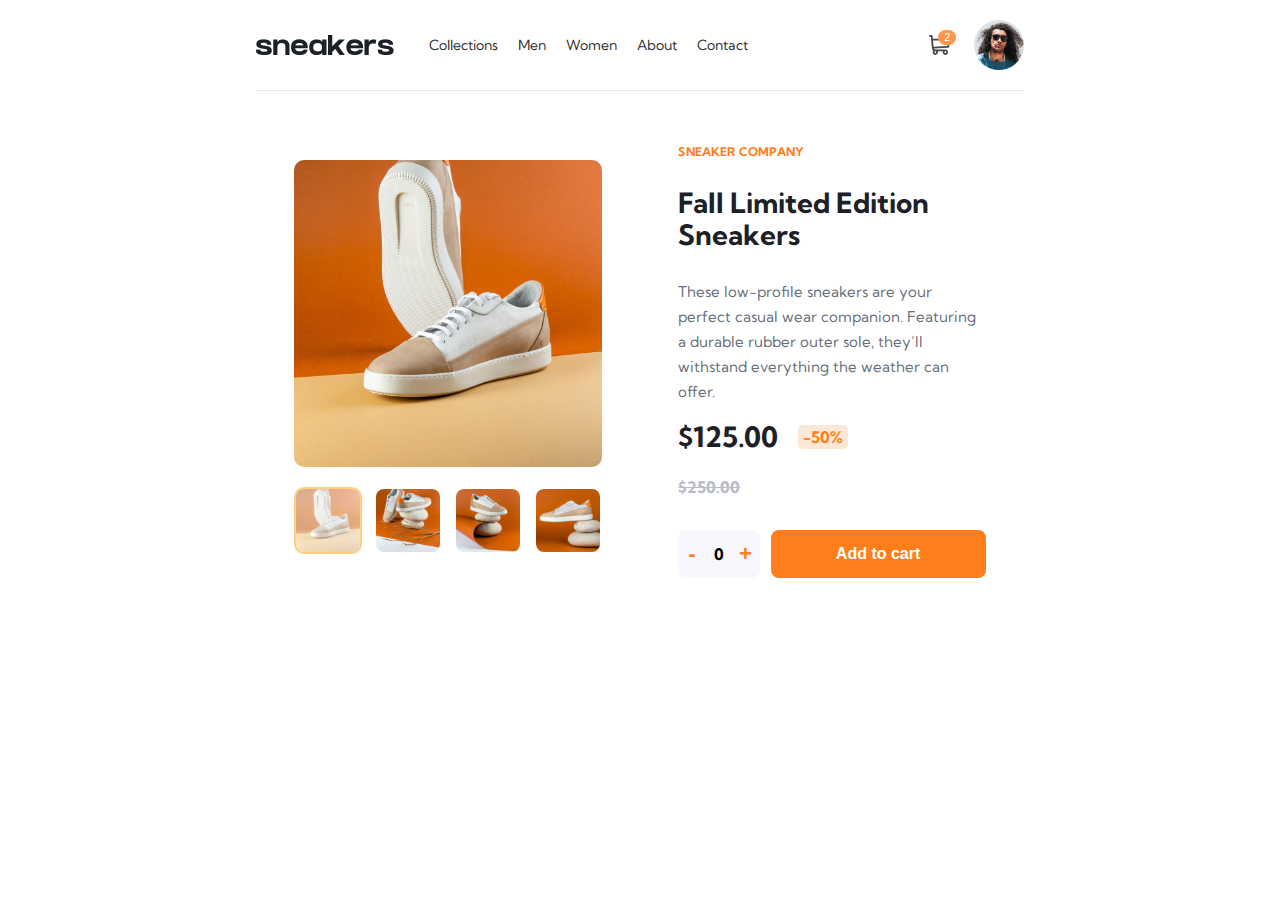
<file: index.html>
<html lang="en">
  <head>
    <meta charset="UTF-8" />
    <meta name="viewport" content="width=device-width, initial-scale=1.0" />
    <link rel="stylesheet" href="./style.css" />
    <link rel="preconnect" href="https://fonts.googleapis.com" />
    <link rel="preconnect" href="https://fonts.gstatic.com" crossorigin />
    <link
      href="https://fonts.googleapis.com/css2?family=Kumbh+Sans:wght@400;700&display=swap"
      rel="stylesheet"
    />
    <title>Ecommerce product page</title>
  </head>
  <body>
    <header>
      <div class="container header-container">
        <div
          class="icon-button hamburger-menu-button"
          id="hamburger-menu-button"
        >
          <img src="./assets/icons/hamburger-menu.svg" alt="menu" />
        </div>
        <img src="./assets/images/logo.png" alt="sneakers" class="logo" />
        <nav>
          <ul class="nav-list" id="nav-list">
            <li class="nav-item close-mobile-menu-button-container">
              <button class="icon-button" id="close-mobile-menu-button">
                &times;
              </button>
            </li>
            <li class="nav-item">
              <a href="#" class="nav-link">Collections</a>
            </li>
            <li class="nav-item">
              <a href="#" class="nav-link">Men</a>
            </li>
            <li class="nav-item">
              <a href="#" class="nav-link">Women</a>
            </li>
            <li class="nav-item">
              <a href="#" class="nav-link">About</a>
            </li>
            <li class="nav-item">
              <a href="#" class="nav-link">Contact</a>
            </li>
          </ul>
        </nav>
        <button class="icon-button shoping-cart-button button-with-badge">
          <img src="./assets/icons/shoping-cart.svg" alt="shoping cart" />
          <span class="button-badge" data-value="2" id="output-badge">2</span>
        </button>
        <img src="./assets/images/avatar.png" class="avatar" alt="John Doe" />
      </div>
    </header>
    <main>
      <div class="container product-container">
        <section class="product-preview product-container-column">
          <button class="image-button image-button-prev" id="image-button-prev">
            <img src="./assets/icons/chevron-left.png" alt="left" />
          </button>
          <button class="image-button image-button-next" id="image-button-next">
            <img src="./assets/icons/chevron-right.png" alt="right" />
          </button>
          <img
            src="./assets/images/image-product-1.jpg"
            class="product-image"
            id="product-image"
          />
          <div class="thumbnails-container" id="thumbnails-container">
            <img
              src="./assets/images/image-product-1-thumbnail.jpg"
              class="thumbnail thumbnail-active"
              id="1"
            />
            <img
              src="./assets/images/image-product-2-thumbnail.jpg"
              class="thumbnail"
              id="2"
            />
            <img
              src="./assets/images/image-product-3-thumbnail.jpg"
              class="thumbnail"
              id="3"
            />
            <img
              src="./assets/images/image-product-4-thumbnail.jpg"
              class="thumbnail"
              id="4"
            />
          </div>
        </section>

        <section class="product-details product-container-column">
          <h1 class="company-name">SNEAKER COMPANY</h1>
          <p class="product-name">
            Fall Limited Edition <br />
            Sneakers
          </p>
          <p class="product-description">
            These low-profile sneakers are your perfect casual wear companion.
            Featuring a durable rubber outer sole, they’ll withstand everything
            the weather can offer.
          </p>
          <div class="price-container">
            <span class="price">$125.00</span>
            <span class="badge">-50%</span>
            <span class="initial-price">$250.00</span>
          </div>
          <div class="add-to-cart-form">
            <div class="counter" id="counter">
              <button id="decrement">-</button>
              <span class="output" id="counter-output">0</span>
              <button id="increment">+</button>
            </div>
            <button class="button add-to-cart-button" id="add-to-cart">
              Add to cart
            </button>
          </div>
        </section>
      </div>
      <div class="lightbox-container" id="lightbox-container">
        <button class="icon-button" id="close-lightbox-button">&times;</button>
        <img
          src="./assets/images/image-product-1.jpg"
          class="lightbox"
          alt=""
        />
        <div class="thumbnails-container">
          <img
            src="./assets/images/image-product-1-thumbnail.jpg"
            class="thumbnail thumbnail-active"
          />
          <img
            src="./assets/images/image-product-2-thumbnail.jpg"
            class="thumbnail"
          />
          <img
            src="./assets/images/image-product-3-thumbnail.jpg"
            class="thumbnail"
          />
          <img
            src="./assets/images/image-product-4-thumbnail.jpg"
            class="thumbnail"
          />
        </div>
      </div>
    </main>

    <div id="backdrop" class="backdrop"></div>
    <script src="./script.js"></script>
  </body>
</html>
</file>
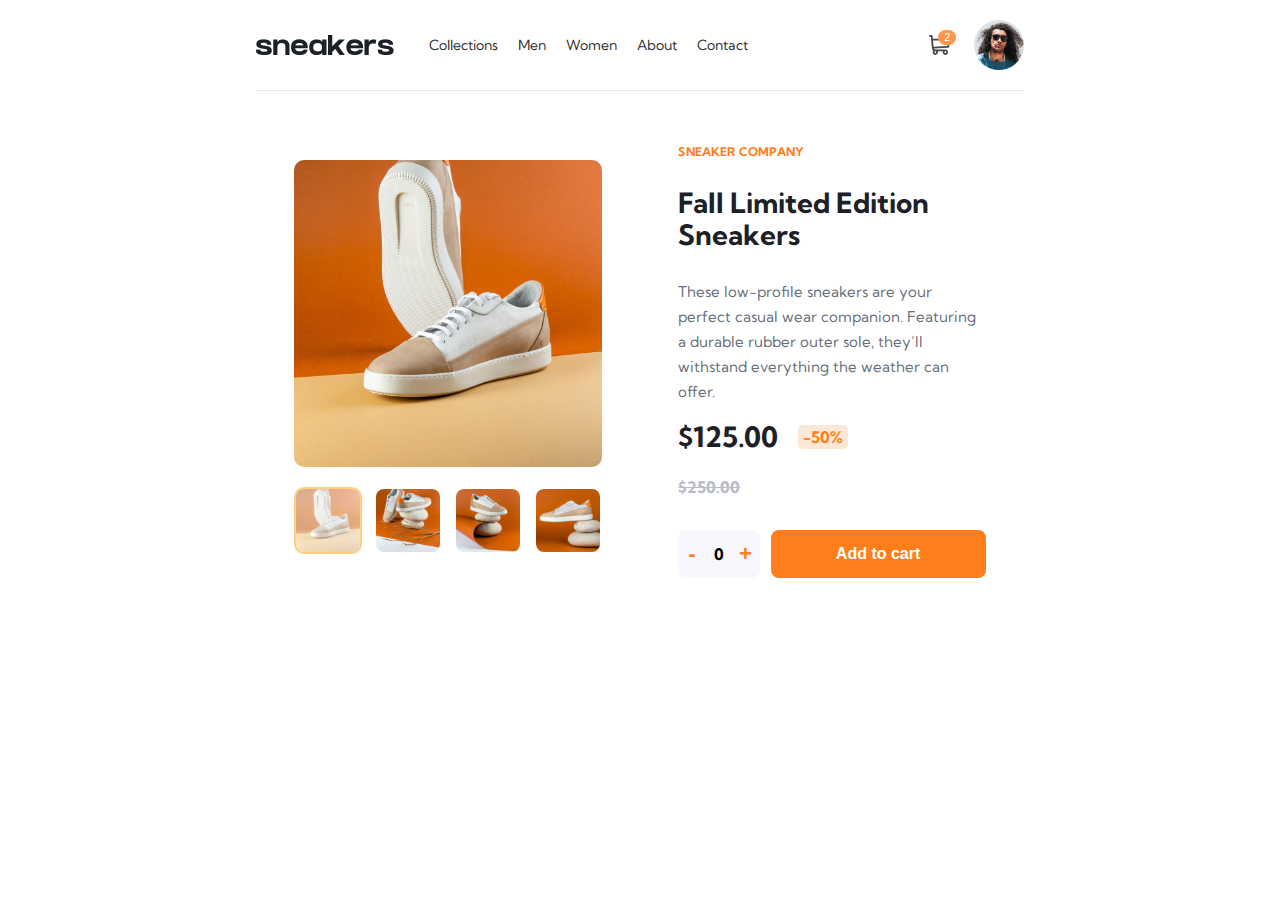
<file: solution/index.html>
<html lang="en">
  <head>
    <meta charset="UTF-8" />
    <meta name="viewport" content="width=device-width, initial-scale=1.0" />
    <link rel="stylesheet" href="./style.css" />
    <link rel="preconnect" href="https://fonts.googleapis.com" />
    <link rel="preconnect" href="https://fonts.gstatic.com" crossorigin />
    <link
      href="https://fonts.googleapis.com/css2?family=Kumbh+Sans:wght@400;700&display=swap"
      rel="stylesheet"
    />
    <title>Ecommerce product page</title>
  </head>
  <body>
    <header>
      <div class="container header-container">
        <div
          class="icon-button hamburger-menu-button"
          id="hamburger-menu-button"
        >
          <img src="../assets/icons/hamburger-menu.svg" alt="menu" />
        </div>
        <img src="../assets/images/logo.png" alt="sneakers" class="logo" />
        <nav>
          <ul class="nav-list" id="nav-list">
            <li class="nav-item close-mobile-menu-button-container">
              <button class="icon-button" id="close-mobile-menu-button">
                &times;
              </button>
            </li>
            <li class="nav-item">
              <a href="#" class="nav-link">Collections</a>
            </li>
            <li class="nav-item">
              <a href="#" class="nav-link">Men</a>
            </li>
            <li class="nav-item">
              <a href="#" class="nav-link">Women</a>
            </li>
            <li class="nav-item">
              <a href="#" class="nav-link">About</a>
            </li>
            <li class="nav-item">
              <a href="#" class="nav-link">Contact</a>
            </li>
          </ul>
        </nav>
        <button class="icon-button shoping-cart-button button-with-badge">
          <img src="../assets/icons/shoping-cart.svg" alt="shoping cart" />
          <span class="button-badge" data-value="2" id="output-badge">2</span>
        </button>
        <img src="../assets/images/avatar.png" class="avatar" alt="John Doe" />
      </div>
    </header>
    <main>
      <div class="container product-container">
        <section class="product-preview product-container-column">
          <button class="image-button image-button-prev" id="image-button-prev">
            <img src="../assets/icons/chevron-left.png" alt="left" />
          </button>
          <button class="image-button image-button-next" id="image-button-next">
            <img src="../assets/icons/chevron-right.png" alt="right" />
          </button>
          <img
            src="../assets/images/image-product-1.jpg"
            class="product-image"
            id="product-image"
          />
          <div class="thumbnails-container" id="thumbnails-container">
            <img
              src="../assets/images/image-product-1-thumbnail.jpg"
              class="thumbnail thumbnail-active"
              id="1"
            />
            <img
              src="../assets/images/image-product-2-thumbnail.jpg"
              class="thumbnail"
              id="2"
            />
            <img
              src="../assets/images/image-product-3-thumbnail.jpg"
              class="thumbnail"
              id="3"
            />
            <img
              src="../assets/images/image-product-4-thumbnail.jpg"
              class="thumbnail"
              id="4"
            />
          </div>
        </section>

        <section class="product-details product-container-column">
          <h1 class="company-name">SNEAKER COMPANY</h1>
          <p class="product-name">
            Fall Limited Edition <br />
            Sneakers
          </p>
          <p class="product-description">
            These low-profile sneakers are your perfect casual wear companion.
            Featuring a durable rubber outer sole, they’ll withstand everything
            the weather can offer.
          </p>
          <div class="price-container">
            <span class="price">$125.00</span>
            <span class="badge">-50%</span>
            <span class="initial-price">$250.00</span>
          </div>
          <div class="add-to-cart-form">
            <div class="counter" id="counter">
              <button id="decrement">-</button>
              <span class="output" id="counter-output">0</span>
              <button id="increment">+</button>
            </div>
            <button class="button add-to-cart-button" id="add-to-cart">
              Add to cart
            </button>
          </div>
        </section>
      </div>
      <div class="lightbox-container" id="lightbox-container">
        <button class="icon-button" id="close-lightbox-button">&times;</button>
        <img
          src="../assets/images/image-product-1.jpg"
          class="lightbox"
          alt=""
        />
        <div class="thumbnails-container">
          <img
            src="../assets/images/image-product-1-thumbnail.jpg"
            class="thumbnail thumbnail-active"
          />
          <img
            src="../assets/images/image-product-2-thumbnail.jpg"
            class="thumbnail"
          />
          <img
            src="../assets/images/image-product-3-thumbnail.jpg"
            class="thumbnail"
          />
          <img
            src="../assets/images/image-product-4-thumbnail.jpg"
            class="thumbnail"
          />
        </div>
      </div>
    </main>

    <div id="backdrop" class="backdrop"></div>
    <script src="./script.js"></script>
  </body>
</html>
</file>
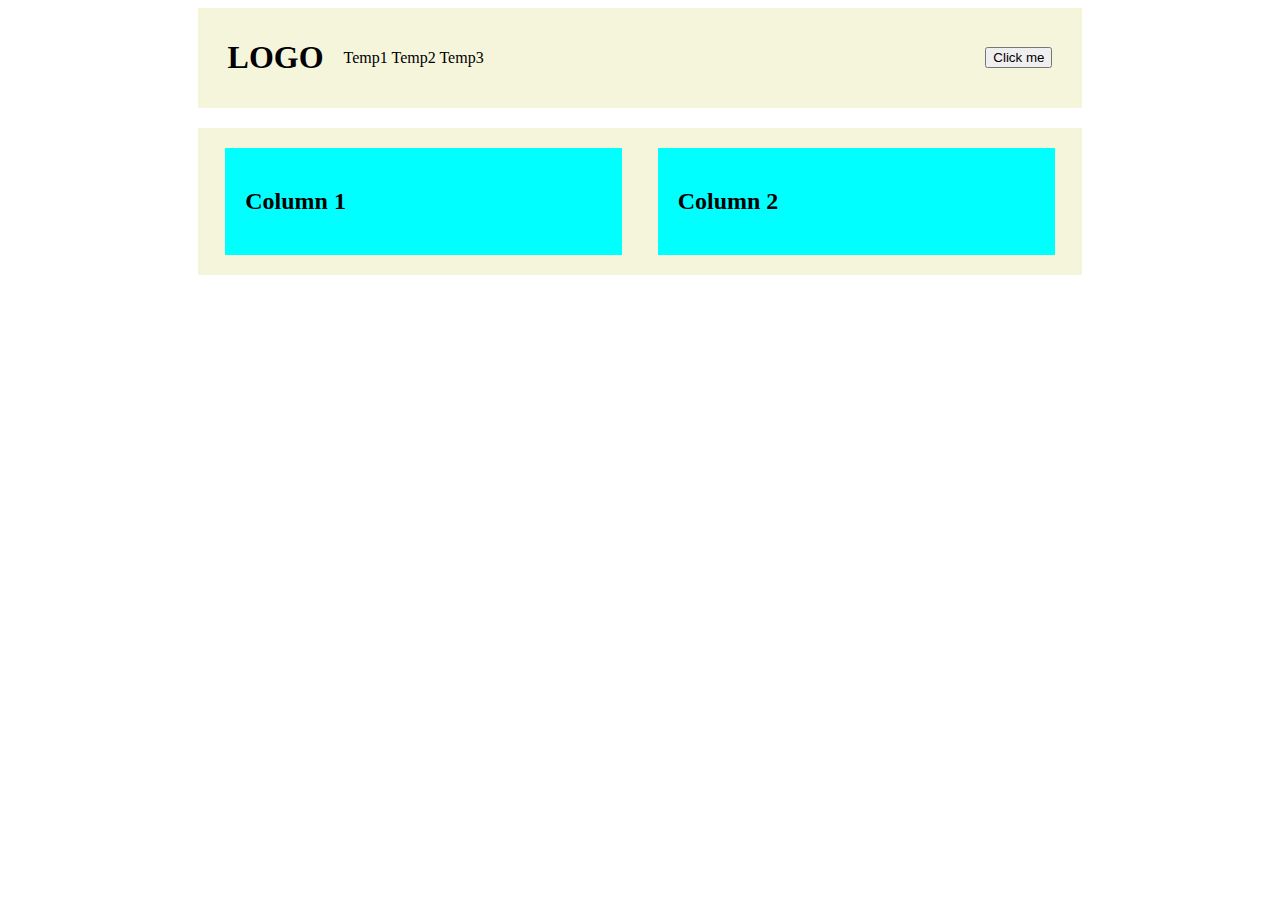
<file: exercises/000-warm-up/solution/index.html>
<html lang="en">
  <head>
    <meta charset="UTF-8" />
    <meta name="viewport" content="width=device-width, initial-scale=1.0" />
    <title>Document</title>
    <style>
      * {
        box-sizing: border-box;
      }

      .container {
        width: 90%;
        margin: 0 auto;
        background-color: beige;
      }

      .container-header {
        display: flex;
        align-items: center;
        padding: 10px 30px;
        gap: 20px;
      }

      .container-header button {
        margin-left: auto;
      }

      .container-content {
        margin-top: 20px;
        display: flex;
        flex-direction: column;
        padding: 20px;
        justify-content: space-around;
        gap: 20px;
      }

      .column {
        background-color: aqua;
        flex-basis: 47%;
        padding: 20px;
      }

      nav {
        display: none;
      }

      @media screen and (min-width: 768px) {
        nav {
          display: block;
        }

        .container {
          width: 70%;
        }

        .container-content {
          flex-direction: row;
        }
      }
    </style>
  </head>
  <body>
    <header>
      <div class="container container-header">
        <h1>LOGO</h1>
        <nav>
          <span>Temp1</span>
          <span>Temp2</span>
          <span>Temp3</span>
        </nav>
        <button>Click me</button>
      </div>
    </header>

    <div class="container">
      <div class="container-content">
        <div class="column col-1">
          <h2>Column 1</h2>
        </div>
        <div class="column col2">
          <h2>Column 2</h2>
        </div>
      </div>
    </div>
  </body>
</html>
</file>
<file: style.css>
* {
  box-sizing: border-box;
}

:root {
  --orange: #ff7e1b;
}

html {
  font-family: "Kumbh Sans", sans-serif;
  font-size: 62.5%;
}

body {
  margin: 0;
  padding: 0;
}

img {
  display: block;
  max-width: 100%;
}

a {
  text-decoration: none;
}

ul {
  list-style: none;
  margin: 0;
  padding: 0;
}

.container {
  width: 95%;
  margin: 0 auto;
}

.button {
  padding: 15px 10px;
  border-radius: 8px;
  background-color: var(--orange);
  border: none;
  color: white;
  font-size: 1.6rem;
  font-weight: 700;
  cursor: pointer;
}

.button-with-badge {
  position: relative;
}

.button-badge {
  display: none;
  position: absolute;
  top: -2px;
  right: -2px;
  color: white;
  background-color: var(--orange);
  border-radius: 8px;
  padding: 2px 6px;
  font-size: 1rem;
}

.button-badge:not([data-value="0"]) {
  display: block;
}

.backdrop {
  position: fixed;
  top: 0;
  left: 0;
  right: 0;
  bottom: 0;
  background-color: #000000;
  visibility: hidden;
  opacity: 0;
  transition: all 0.3s;
}

.backdrop.open {
  opacity: 0.8;
  visibility: visible;
}

.header-container {
  display: flex;
  align-items: center;
  gap: 20px;
  padding: 20px 0;
  border-bottom: 1px solid #55555522;
}

.nav-list {
  display: flex;
  gap: 20px;
}

.nav-item {
  text-decoration-color: transparent;
  transition: all 0.3s;
}

.nav-item:hover {
  text-decoration: underline;
  text-underline-offset: 38px;
  text-decoration-thickness: 3px;
  text-decoration-color: orange;
}

.close-mobile-menu-button-container {
  display: none;
}

.nav-link {
  color: #333;
  font-size: 1.4rem;
}

.icon-button {
  border: none;
  background-color: transparent;
  padding: 3px;
  opacity: 0.8;
  transition: opacity 0.3s;
  cursor: pointer;
}

.icon-button:hover {
  opacity: 1;
}

.shoping-cart-button {
  margin-left: auto;
}

.avatar {
  width: 50px;
}

.product-preview {
  position: relative;
}

.image-button {
  display: none;
}

.thumbnails-container {
  display: none;
}

.company-name {
  color: var(--orange);
  font-size: 1.2rem;
  font-weight: 700;
  letter-spacing: 0.018rem;
  text-transform: uppercase;
}

.product-name {
  color: #1d2026;
  font-size: 2.8rem;
  font-weight: 700;
  line-height: 3.2rem;
}

.product-description {
  color: #69707d;
  font-size: 1.5rem;
  font-weight: 400;
  line-height: 2.5rem;
}

.price-container {
  display: flex;
  align-items: center;
  flex-wrap: wrap;
  gap: 20px;
}

.price {
  color: #1d2026;
  font-size: 2.8rem;
  font-weight: 700;
}

.badge {
  width: fit-content;
  color: var(--orange);
  font-size: 1.6rem;
  font-weight: 700;
  padding: 2px 5px;
  border-radius: 5px;
  background-color: #fde7d7;
}

.initial-price {
  margin-left: auto;
  text-decoration: line-through;
  color: #b6bcc8;
  font-size: 1.6rem;
  font-weight: 700;
  line-height: 2.6rem;
}

.add-to-cart-form {
  margin-top: 30px;
  display: flex;
  justify-content: space-between;
  flex-wrap: wrap;
  width: 100%;
  gap: 10px;
}

.counter {
  flex-basis: 100%;
  background-color: #f6f8fd;
  border-radius: 8px;
  display: flex;
  min-height: 48px;
}

.counter button {
  flex-basis: 20%;
  border: none;
  background-color: transparent;
  cursor: pointer;
  color: var(--orange);
  font-size: 2.2rem;
  font-weight: 700;
}

.output {
  flex-basis: 60%;
  font-weight: 700;
  font-size: 1.6rem;
  display: flex;
  align-items: center;
  justify-content: center;
}

.add-to-cart-button {
  flex-basis: 100%;
}

/* 
   styles only for mobiles START
*/
@media screen and (max-width: 767px) {
  .nav-list {
    flex-direction: column;
    position: fixed;
    z-index: 2;
    top: 0;
    left: -80vw;
    bottom: 0;
    width: 80vw;
    background: white;
    padding: 30px;
    transition: transform 0.3s;
  }

  .nav-list.open {
    transform: translateX(100%);
  }

  .nav-item:hover {
    text-underline-offset: 8px;
  }

  .nav-link {
    font-size: 2.5rem;
    font-weight: 700;
  }

  .close-mobile-menu-button-container {
    display: block;
  }

  .close-mobile-menu-button-container button {
    font-size: 30px;
  }

  .container.product-container {
    width: 100%;
  }

  .container.product-container .product-details {
    width: 90%;
    margin: 30px auto;
  }

  .image-button {
    display: block;
    border-radius: 50%;
    position: absolute;
    top: 50%;
    transform: translateY(-50%);
    border: none;
    padding: 15px 16px;
    background-color: white;
  }

  .image-button-prev {
    left: 5%;
  }

  .image-button-next {
    right: 5%;
  }

  .lightbox-container {
    display: none;
  }
}

/* 
    styles only for mobiles END
*/

@media screen and (min-width: 768px) {
  .container {
    width: 90%;
  }

  .hamburger-menu-button {
    display: none;
  }

  .nav-list {
    position: static;
    flex-direction: row;
    gap: 20px;
    margin-left: 15px;
    padding: 0;
    list-style: none;
  }

  .nav-item:hover {
    text-underline-offset: 38px;
  }

  .product-container {
    margin-top: 5vh;
    display: flex;
    justify-content: space-around;
    align-items: center;
  }

  .product-container-column {
    flex-basis: 45%;
  }

  .product-image {
    border-radius: 10px;
  }

  .thumbnails-container {
    margin-top: 20px;
    display: flex;
    justify-content: space-between;
  }

  .thumbnail {
    width: 22%;
    border-radius: 10px;
    border: 2px solid transparent;
  }

  .thumbnail:hover {
    opacity: 0.8;
    cursor: pointer;
  }

  .thumbnail.thumbnail-active {
    border-color: orange;
    opacity: 0.5;
  }

  .initial-price {
    flex-basis: 100%;
    margin: 0;
  }

  .counter {
    flex-basis: calc(30% - 11px);
  }

  .add-to-cart-button {
    flex-basis: 70%;
  }

  .counter button {
    flex-basis: 33%;
  }

  .output {
    flex-basis: 33%;
  }

  .lightbox-container {
    display: none;
    position: fixed;
    z-index: 2;
    top: 50%;
    left: 50%;
    transform: translate(-50%, -50%);
    width: 50vw;
  }

  .lightbox-container.open {
    display: block;
  }

  .lightbox-container .icon-button {
    color: white;
    font-size: 40px;
    display: block;
    margin-left: auto;
  }

  .lightbox-container .thumbnails-container {
    width: 80%;
    margin: 20px auto 0 auto;
  }

  .lightbox {
    border-radius: 20px;
  }
}

@media screen and (min-width: 992px) {
  .container {
    width: 80%;
  }

  .product-container {
    margin-top: 5vh;
  }

  .product-container-column {
    flex-basis: 40%;
  }

  .lightbox-container {
    width: 40vw;
  }
}

@media screen and (min-width: 1200px) {
  .container {
    width: 60%;
  }

  .lightbox-container {
    width: 35vw;
  }
}
</file>
<file: solution/style.css>
* {
  box-sizing: border-box;
}

:root {
  --orange: #ff7e1b;
}

html {
  font-family: "Kumbh Sans", sans-serif;
  font-size: 62.5%;
}

body {
  margin: 0;
  padding: 0;
}

img {
  display: block;
  max-width: 100%;
}

a {
  text-decoration: none;
}

ul {
  list-style: none;
  margin: 0;
  padding: 0;
}

.container {
  width: 95%;
  margin: 0 auto;
}

.button {
  padding: 15px 10px;
  border-radius: 8px;
  background-color: var(--orange);
  border: none;
  color: white;
  font-size: 1.6rem;
  font-weight: 700;
  cursor: pointer;
}

.button-with-badge {
  position: relative;
}

.button-badge {
  display: none;
  position: absolute;
  top: -2px;
  right: -2px;
  color: white;
  background-color: var(--orange);
  border-radius: 8px;
  padding: 2px 6px;
  font-size: 1rem;
}

.button-badge:not([data-value="0"]) {
  display: block;
}

.backdrop {
  position: fixed;
  top: 0;
  left: 0;
  right: 0;
  bottom: 0;
  background-color: #000000;
  visibility: hidden;
  opacity: 0;
  transition: all 0.3s;
}

.backdrop.open {
  opacity: 0.8;
  visibility: visible;
}

.header-container {
  display: flex;
  align-items: center;
  gap: 20px;
  padding: 20px 0;
  border-bottom: 1px solid #55555522;
}

.nav-list {
  display: flex;
  gap: 20px;
}

.nav-item {
  text-decoration-color: transparent;
  transition: all 0.3s;
}

.nav-item:hover {
  text-decoration: underline;
  text-underline-offset: 38px;
  text-decoration-thickness: 3px;
  text-decoration-color: orange;
}

.close-mobile-menu-button-container {
  display: none;
}

.nav-link {
  color: #333;
  font-size: 1.4rem;
}

.icon-button {
  border: none;
  background-color: transparent;
  padding: 3px;
  opacity: 0.8;
  transition: opacity 0.3s;
  cursor: pointer;
}

.icon-button:hover {
  opacity: 1;
}

.shoping-cart-button {
  margin-left: auto;
}

.avatar {
  width: 50px;
}

.product-preview {
  position: relative;
}

.image-button {
  display: none;
}

.thumbnails-container {
  display: none;
}

.company-name {
  color: var(--orange);
  font-size: 1.2rem;
  font-weight: 700;
  letter-spacing: 0.018rem;
  text-transform: uppercase;
}

.product-name {
  color: #1d2026;
  font-size: 2.8rem;
  font-weight: 700;
  line-height: 3.2rem;
}

.product-description {
  color: #69707d;
  font-size: 1.5rem;
  font-weight: 400;
  line-height: 2.5rem;
}

.price-container {
  display: flex;
  align-items: center;
  flex-wrap: wrap;
  gap: 20px;
}

.price {
  color: #1d2026;
  font-size: 2.8rem;
  font-weight: 700;
}

.badge {
  width: fit-content;
  color: var(--orange);
  font-size: 1.6rem;
  font-weight: 700;
  padding: 2px 5px;
  border-radius: 5px;
  background-color: #fde7d7;
}

.initial-price {
  margin-left: auto;
  text-decoration: line-through;
  color: #b6bcc8;
  font-size: 1.6rem;
  font-weight: 700;
  line-height: 2.6rem;
}

.add-to-cart-form {
  margin-top: 30px;
  display: flex;
  justify-content: space-between;
  flex-wrap: wrap;
  width: 100%;
  gap: 10px;
}

.counter {
  flex-basis: 100%;
  background-color: #f6f8fd;
  border-radius: 8px;
  display: flex;
  min-height: 48px;
}

.counter button {
  flex-basis: 20%;
  border: none;
  background-color: transparent;
  cursor: pointer;
  color: var(--orange);
  font-size: 2.2rem;
  font-weight: 700;
}

.output {
  flex-basis: 60%;
  font-weight: 700;
  font-size: 1.6rem;
  display: flex;
  align-items: center;
  justify-content: center;
}

.add-to-cart-button {
  flex-basis: 100%;
}

/* 
   styles only for mobiles START
*/
@media screen and (max-width: 767px) {
  .nav-list {
    flex-direction: column;
    position: fixed;
    z-index: 2;
    top: 0;
    left: -80vw;
    bottom: 0;
    width: 80vw;
    background: white;
    padding: 30px;
    transition: transform 0.3s;
  }

  .nav-list.open {
    transform: translateX(100%);
  }

  .nav-item:hover {
    text-underline-offset: 8px;
  }

  .nav-link {
    font-size: 2.5rem;
    font-weight: 700;
  }

  .close-mobile-menu-button-container {
    display: block;
  }

  .close-mobile-menu-button-container button {
    font-size: 30px;
  }

  .container.product-container {
    width: 100%;
  }

  .container.product-container .product-details {
    width: 90%;
    margin: 30px auto;
  }

  .image-button {
    display: block;
    border-radius: 50%;
    position: absolute;
    top: 50%;
    transform: translateY(-50%);
    border: none;
    padding: 15px 16px;
    background-color: white;
  }

  .image-button-prev {
    left: 5%;
  }

  .image-button-next {
    right: 5%;
  }

  .lightbox-container {
    display: none;
  }
}

/* 
    styles only for mobiles END
*/

@media screen and (min-width: 768px) {
  .container {
    width: 90%;
  }

  .hamburger-menu-button {
    display: none;
  }

  .nav-list {
    position: static;
    flex-direction: row;
    gap: 20px;
    margin-left: 15px;
    padding: 0;
    list-style: none;
  }

  .nav-item:hover {
    text-underline-offset: 38px;
  }

  .product-container {
    margin-top: 5vh;
    display: flex;
    justify-content: space-around;
    align-items: center;
  }

  .product-container-column {
    flex-basis: 45%;
  }

  .product-image {
    border-radius: 10px;
  }

  .thumbnails-container {
    margin-top: 20px;
    display: flex;
    justify-content: space-between;
  }

  .thumbnail {
    width: 22%;
    border-radius: 10px;
    border: 2px solid transparent;
  }

  .thumbnail:hover {
    opacity: 0.8;
    cursor: pointer;
  }

  .thumbnail.thumbnail-active {
    border-color: orange;
    opacity: 0.5;
  }

  .initial-price {
    flex-basis: 100%;
    margin: 0;
  }

  .counter {
    flex-basis: calc(30% - 11px);
  }

  .add-to-cart-button {
    flex-basis: 70%;
  }

  .counter button {
    flex-basis: 33%;
  }

  .output {
    flex-basis: 33%;
  }

  .lightbox-container {
    display: none;
    position: fixed;
    z-index: 2;
    top: 50%;
    left: 50%;
    transform: translate(-50%, -50%);
    width: 50vw;
  }

  .lightbox-container.open {
    display: block;
  }

  .lightbox-container .icon-button {
    color: white;
    font-size: 40px;
    display: block;
    margin-left: auto;
  }

  .lightbox-container .thumbnails-container {
    width: 80%;
    margin: 20px auto 0 auto;
  }

  .lightbox {
    border-radius: 20px;
  }
}

@media screen and (min-width: 992px) {
  .container {
    width: 80%;
  }

  .product-container {
    margin-top: 5vh;
  }

  .product-container-column {
    flex-basis: 40%;
  }

  .lightbox-container {
    width: 40vw;
  }
}

@media screen and (min-width: 1200px) {
  .container {
    width: 60%;
  }

  .lightbox-container {
    width: 35vw;
  }
}
</file>
